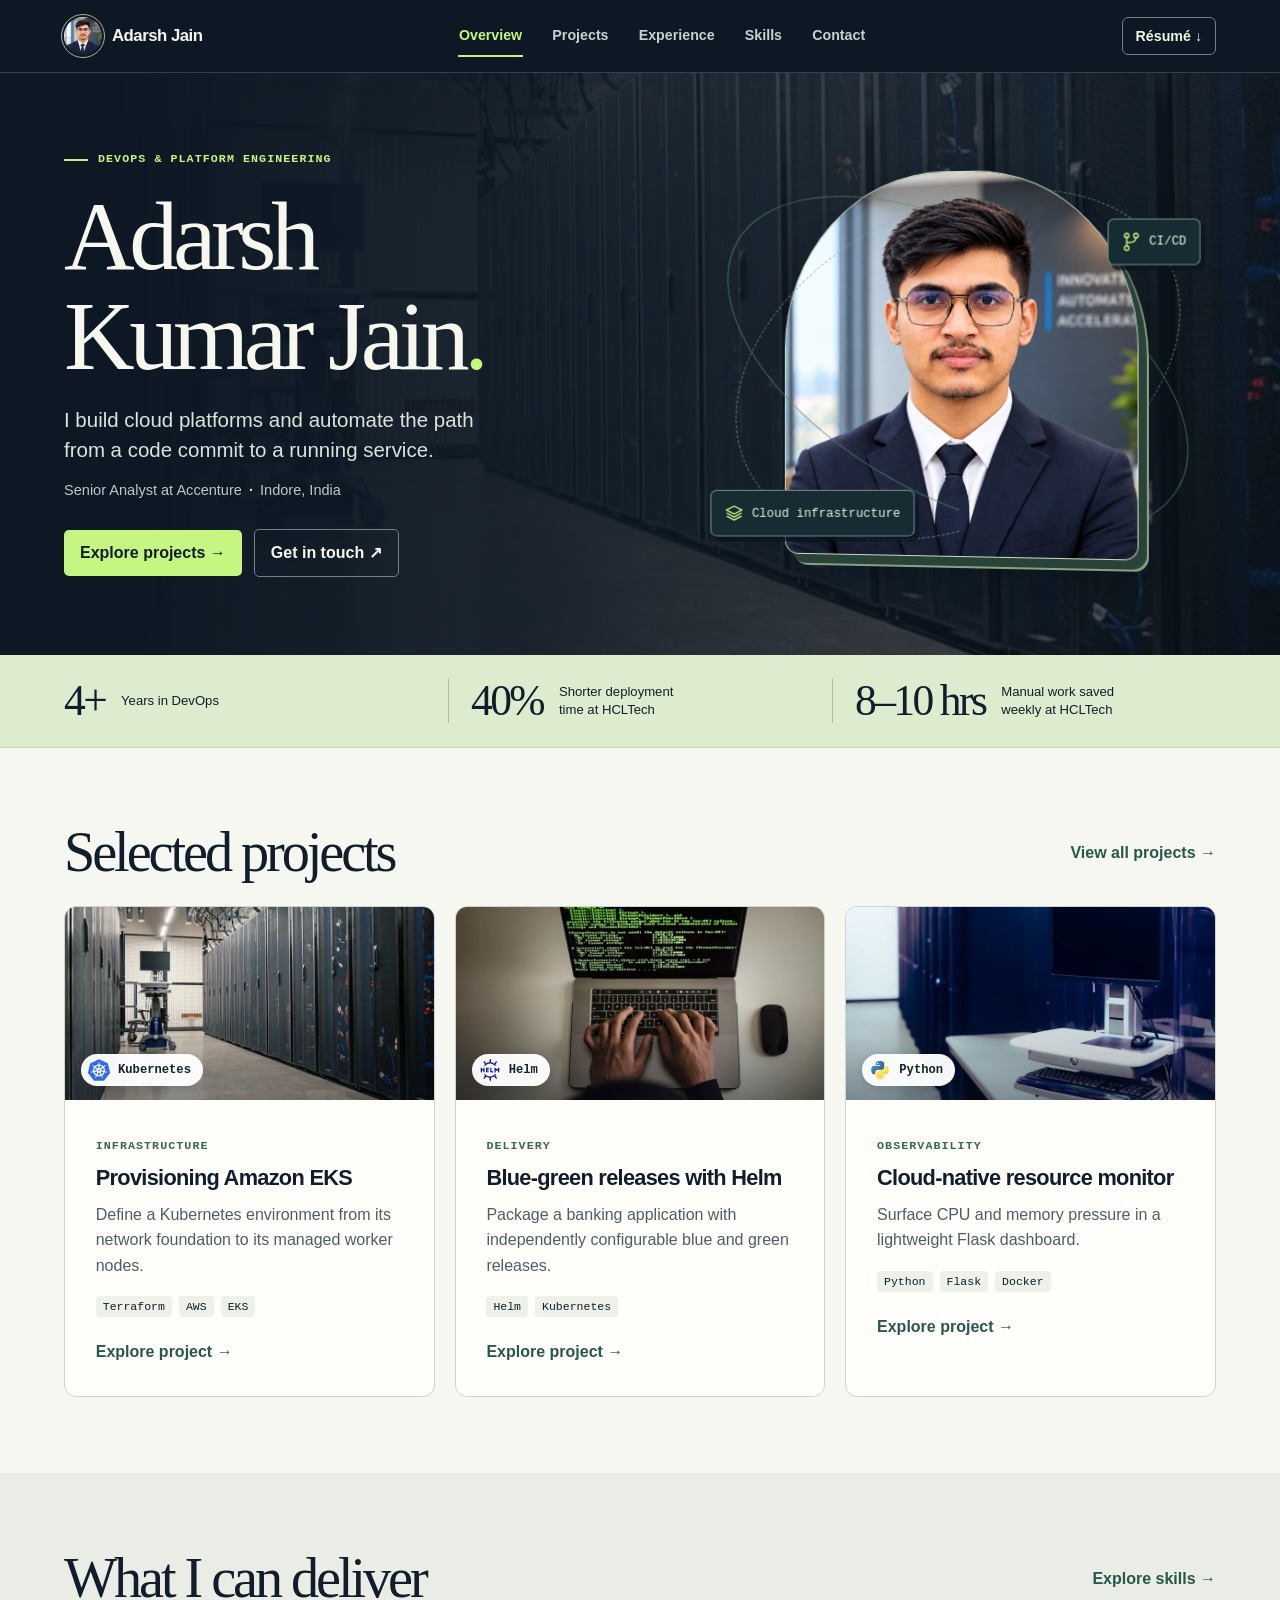
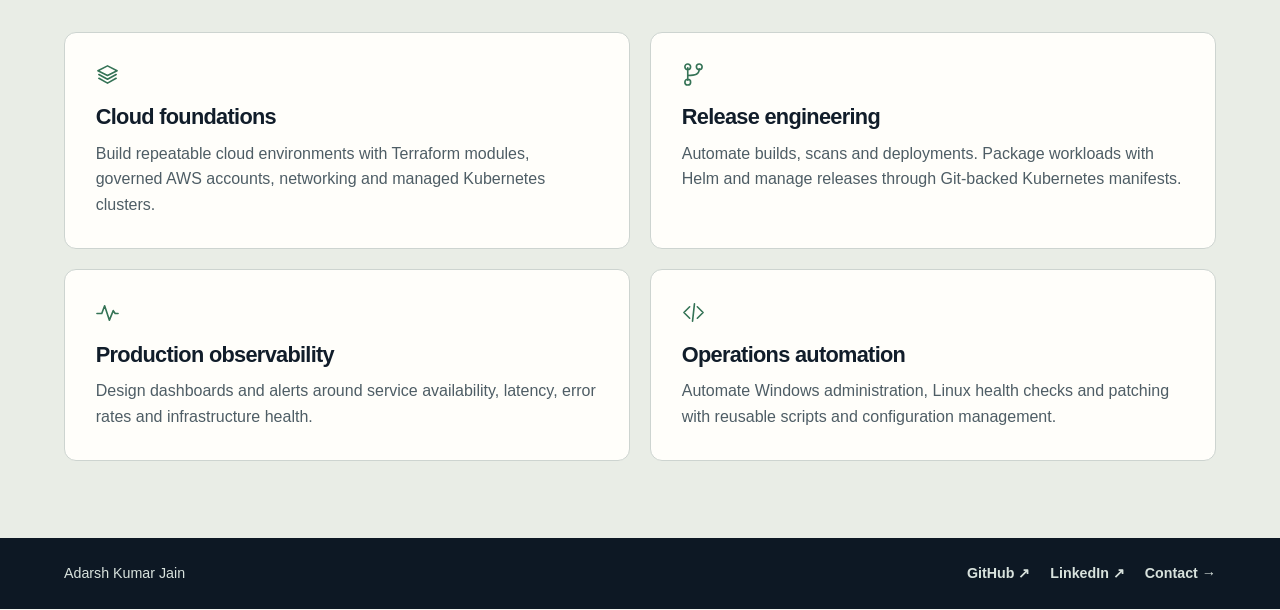
<file: index.html>
<!doctype html>
<html lang="en"><head><meta charset="utf-8"><meta name="viewport" content="width=device-width, initial-scale=1"><meta name="theme-color" content="#0d1824"><title>DevOps &amp; Platform Engineer | Adarsh Kumar Jain</title><meta name="description" content="Adarsh Kumar Jain’s cloud engineering portfolio, experience and projects."><link rel="icon" href="assets/images/adarsh-avatar.webp" type="image/webp"><link rel="stylesheet" href="assets/css/styles.css"><script defer src="assets/js/main.js"></script></head>
<body><a class="skip" href="#main">Skip to content</a><header><div class="shell bar"><a class="brand" href="index.html"><img class="brand-photo" src="assets/images/adarsh-avatar.webp" width="38" height="38" alt="">Adarsh Jain</a><button class="menu" hidden aria-expanded="false" aria-controls="nav">Menu ☰</button><nav id="nav" aria-label="Main navigation"><a href="index.html" aria-current="page">Overview</a><a href="projects.html">Projects</a><a href="experience.html">Experience</a><a href="skills.html">Skills</a><a href="contact.html">Contact</a></nav><a class="resume" href="assets/documents/Adarsh-Kumar-Jain-Resume.pdf">Résumé ↓</a></div></header>
<main id="main"><section class="hero"><div class="shell herogrid"><div class="intro"><p class="kicker"><i></i> DevOps &amp; platform engineering</p><h1>Adarsh<br>Kumar Jain<span>.</span></h1><p class="lead">I build cloud platforms and automate the path from a code commit to a running service.</p><p class="byline">Senior Analyst at Accenture <b>·</b> Indore, India</p><div class="actions"><a class="primary" href="projects.html">Explore projects →</a><a class="secondary" href="contact.html">Get in touch ↗</a></div></div><div class="visual"><div class="orbit"></div><div class="portrait"><img src="assets/images/adarsh-jain.jpeg" width="1254" height="1254" fetchpriority="high" alt="Adarsh Kumar Jain"></div><span class="chip first"><svg viewBox="0 0 24 24" width="23" height="23" fill="none" stroke="currentColor" stroke-width="1.7" stroke-linejoin="round" stroke-linecap="round" aria-hidden="true"><path d="M12 3 2 8l10 5 10-5-10-5Zm-9 9 9 5 9-5M3 16l9 5 9-5"/></svg> Cloud infrastructure</span><span class="chip last"><svg viewBox="0 0 24 24" width="23" height="23" fill="none" stroke="currentColor" stroke-width="1.7" stroke-linejoin="round" stroke-linecap="round" aria-hidden="true"><path d="M6 5v13m0-5c8 0 12-1 12-7 M3 4a3 3 0 1 0 6 0a3 3 0 1 0-6 0 M3 20a3 3 0 1 0 6 0a3 3 0 1 0-6 0 M15 4a3 3 0 1 0 6 0a3 3 0 1 0-6 0"/></svg> CI/CD</span></div></div></section><section class="numbers" aria-label="Career highlights"><div class="shell statgrid"><div><strong>4+</strong><span>Years in DevOps</span></div><div><strong>40%</strong><span>Shorter deployment time at HCLTech</span></div><div><strong>8–10 hrs</strong><span>Manual work saved weekly at HCLTech</span></div></div></section><section class="shell section"><div class="sectionhead"><h2>Selected projects</h2><a class="textlink" href="projects.html">View all projects →</a></div><div class="cards featured"><article class="card" id="cluster" data-category="Infrastructure"><div class="project-photo"><img class="art" src="assets/images/cluster.webp" alt="A corridor of server racks in a data center" width="800" height="420" loading="lazy"><span class="tech-mark"><img src="assets/images/kubernetes-logo.svg" alt="" width="22" height="22">Kubernetes</span></div><div class="cardbody"><small>Infrastructure</small><h3>Provisioning Amazon EKS</h3><p>Define a Kubernetes environment from its network foundation to its managed worker nodes.</p><div class="tags"><span>Terraform</span><span>AWS</span><span>EKS</span></div><a class="textlink" href="projects.html#cluster">Explore project →</a></div></article><article class="card" id="release" data-category="Delivery"><div class="project-photo"><img class="art" src="assets/images/release.webp" alt="An engineer writing code on a laptop" width="800" height="420" loading="lazy"><span class="tech-mark"><img src="assets/images/helm-logo.svg" alt="" width="22" height="22">Helm</span></div><div class="cardbody"><small>Delivery</small><h3>Blue-green releases with Helm</h3><p>Package a banking application with independently configurable blue and green releases.</p><div class="tags"><span>Helm</span><span>Kubernetes</span></div><a class="textlink" href="projects.html#release">Explore project →</a></div></article><article class="card" id="monitor" data-category="Observability"><div class="project-photo"><img class="art" src="assets/images/monitor.webp" alt="A workstation beside a row of servers" width="800" height="420" loading="lazy"><span class="tech-mark"><img src="assets/images/python-logo.svg" alt="" width="22" height="22">Python</span></div><div class="cardbody"><small>Observability</small><h3>Cloud-native resource monitor</h3><p>Surface CPU and memory pressure in a lightweight Flask dashboard.</p><div class="tags"><span>Python</span><span>Flask</span><span>Docker</span></div><a class="textlink" href="projects.html#monitor">Explore project →</a></div></article></div></section><section class="tint"><div class="shell section"><div class="sectionhead"><h2>What I can deliver</h2><a class="textlink" href="skills.html">Explore skills →</a></div><div class="deliver"><article><svg viewBox="0 0 24 24" width="23" height="23" fill="none" stroke="currentColor" stroke-width="1.7" stroke-linejoin="round" stroke-linecap="round" aria-hidden="true"><path d="M12 3 2 8l10 5 10-5-10-5Zm-9 9 9 5 9-5M3 16l9 5 9-5"/></svg><h3>Cloud foundations</h3><p>Build repeatable cloud environments with Terraform modules, governed AWS accounts, networking and managed Kubernetes clusters.</p></article><article><svg viewBox="0 0 24 24" width="23" height="23" fill="none" stroke="currentColor" stroke-width="1.7" stroke-linejoin="round" stroke-linecap="round" aria-hidden="true"><path d="M6 5v13m0-5c8 0 12-1 12-7 M3 4a3 3 0 1 0 6 0a3 3 0 1 0-6 0 M3 20a3 3 0 1 0 6 0a3 3 0 1 0-6 0 M15 4a3 3 0 1 0 6 0a3 3 0 1 0-6 0"/></svg><h3>Release engineering</h3><p>Automate builds, scans and deployments. Package workloads with Helm and manage releases through Git-backed Kubernetes manifests.</p></article><article><svg viewBox="0 0 24 24" width="23" height="23" fill="none" stroke="currentColor" stroke-width="1.7" stroke-linejoin="round" stroke-linecap="round" aria-hidden="true"><path d="M1 13h5l3-8 5 15 4-10 2 3h3"/></svg><h3>Production observability</h3><p>Design dashboards and alerts around service availability, latency, error rates and infrastructure health.</p></article><article><svg viewBox="0 0 24 24" width="23" height="23" fill="none" stroke="currentColor" stroke-width="1.7" stroke-linejoin="round" stroke-linecap="round" aria-hidden="true"><path d="m8 6-6 6 6 6m8-12 6 6-6 6m-3-15-2 18"/></svg><h3>Operations automation</h3><p>Automate Windows administration, Linux health checks and patching with reusable scripts and configuration management.</p></article></div></div></section></main><footer><div class="shell foot"><span>Adarsh Kumar Jain</span><div><a class="" href="https://github.com/AdarshJain-dev">GitHub ↗</a> <a class="" href="https://www.linkedin.com/in/adarsh-jain-ba1074255/">LinkedIn ↗</a> <a class="" href="contact.html">Contact →</a></div></div></footer></body></html>
</file>
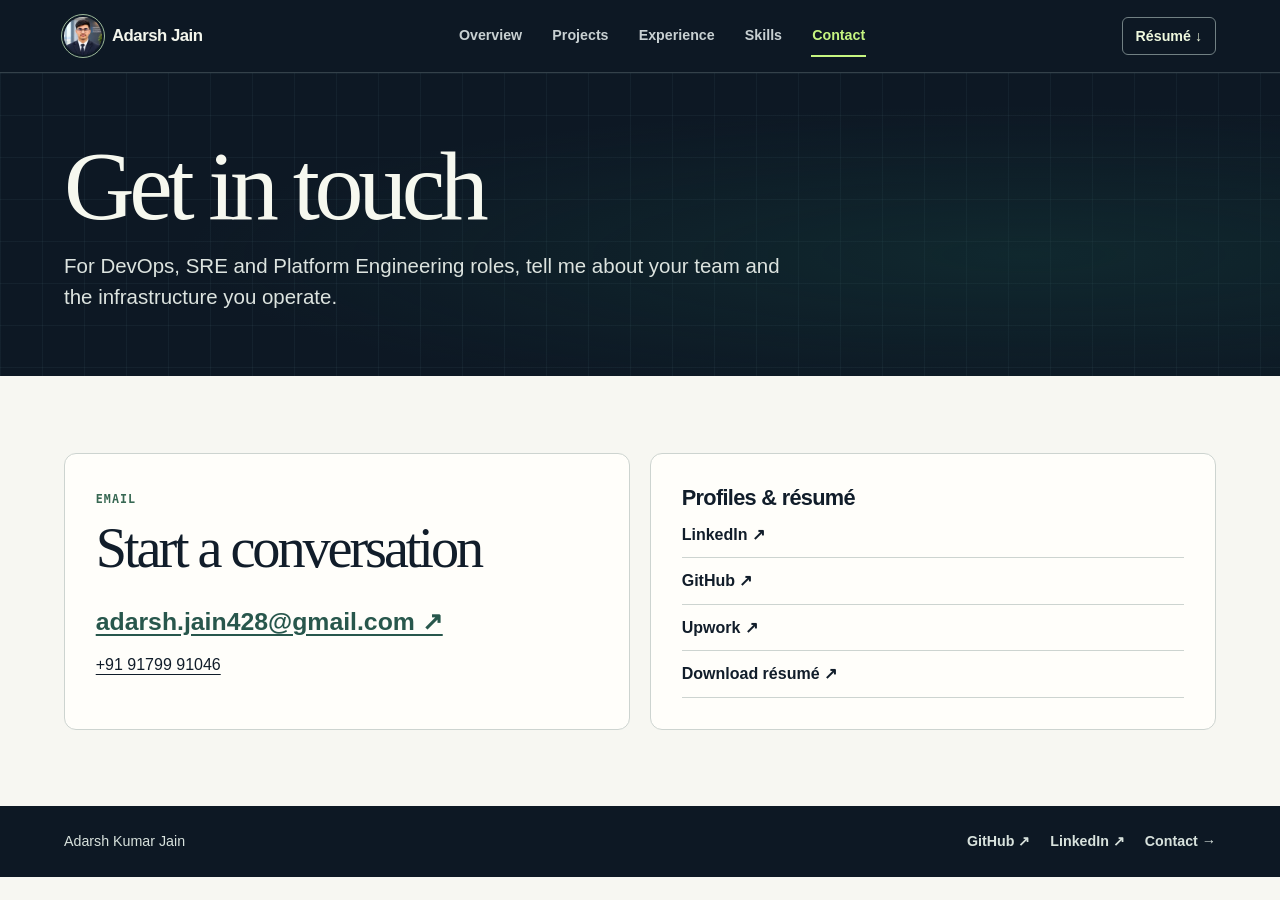
<file: contact.html>
<!doctype html>
<html lang="en"><head><meta charset="utf-8"><meta name="viewport" content="width=device-width, initial-scale=1"><meta name="theme-color" content="#0d1824"><title>Contact | Adarsh Kumar Jain</title><meta name="description" content="Contact Adarsh Kumar Jain about DevOps and platform engineering opportunities."><link rel="icon" href="assets/images/adarsh-avatar.webp" type="image/webp"><link rel="stylesheet" href="assets/css/styles.css"><script defer src="assets/js/main.js"></script></head>
<body><a class="skip" href="#main">Skip to content</a><header><div class="shell bar"><a class="brand" href="index.html"><img class="brand-photo" src="assets/images/adarsh-avatar.webp" width="38" height="38" alt="">Adarsh Jain</a><button class="menu" hidden aria-expanded="false" aria-controls="nav">Menu ☰</button><nav id="nav" aria-label="Main navigation"><a href="index.html">Overview</a><a href="projects.html">Projects</a><a href="experience.html">Experience</a><a href="skills.html">Skills</a><a href="contact.html" aria-current="page">Contact</a></nav><a class="resume" href="assets/documents/Adarsh-Kumar-Jain-Resume.pdf">Résumé ↓</a></div></header>
<main id="main"><section class="banner"><div class="shell"><h1>Get in touch</h1><p>For DevOps, SRE and Platform Engineering roles, tell me about your team and the infrastructure you operate.</p></div></section><section class="shell section contactgrid"><div class="contactcard"><small>Email</small><h2>Start a conversation</h2><a class="email" href="mailto:adarsh.jain428@gmail.com">adarsh.jain428@gmail.com ↗</a><p><a class="" href="tel:+919179991046">+91 91799 91046</a></p></div><div class="channels"><h3>Profiles &amp; résumé</h3><a class="" href="https://www.linkedin.com/in/adarsh-jain-ba1074255/">LinkedIn ↗</a><a class="" href="https://github.com/AdarshJain-dev">GitHub ↗</a><a class="" href="https://www.upwork.com/freelancers/~01d61a723f2cdb23b6">Upwork ↗</a><a class="" href="assets/documents/Adarsh-Kumar-Jain-Resume.pdf">Download résumé ↗</a></div></section></main><footer><div class="shell foot"><span>Adarsh Kumar Jain</span><div><a class="" href="https://github.com/AdarshJain-dev">GitHub ↗</a> <a class="" href="https://www.linkedin.com/in/adarsh-jain-ba1074255/">LinkedIn ↗</a> <a class="" href="contact.html">Contact →</a></div></div></footer></body></html>
</file>
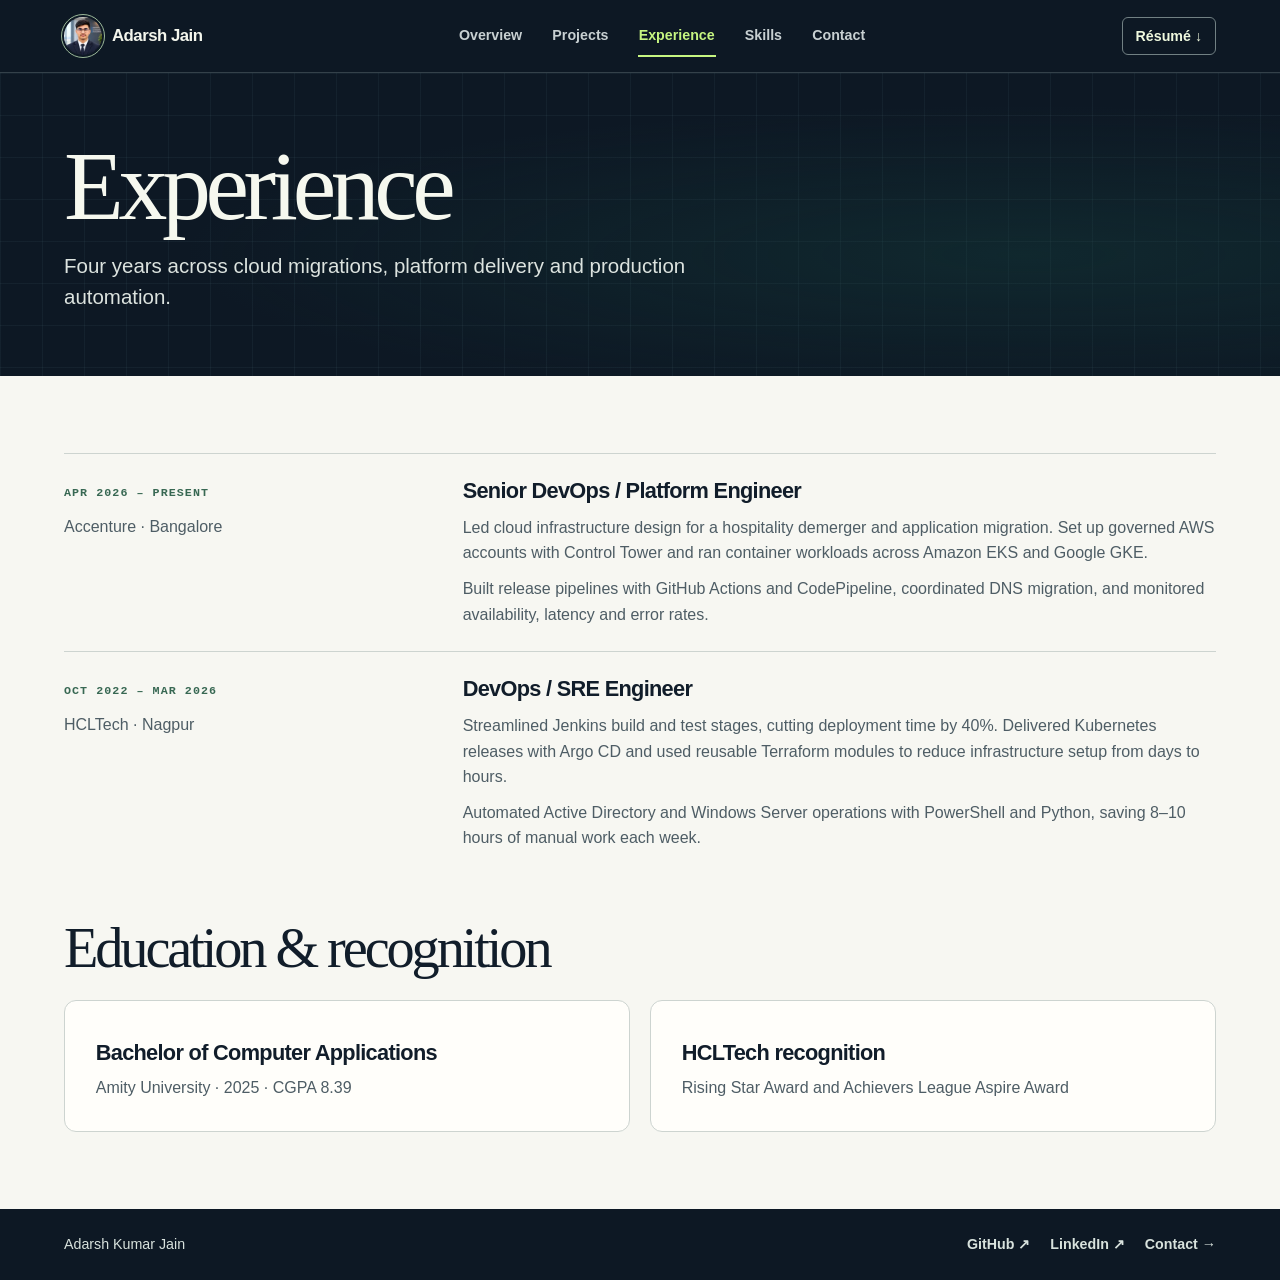
<file: experience.html>
<!doctype html>
<html lang="en"><head><meta charset="utf-8"><meta name="viewport" content="width=device-width, initial-scale=1"><meta name="theme-color" content="#0d1824"><title>Experience | Adarsh Kumar Jain</title><meta name="description" content="Platform engineering at Accenture and DevOps and SRE experience at HCLTech."><link rel="icon" href="assets/images/adarsh-avatar.webp" type="image/webp"><link rel="stylesheet" href="assets/css/styles.css"><script defer src="assets/js/main.js"></script></head>
<body><a class="skip" href="#main">Skip to content</a><header><div class="shell bar"><a class="brand" href="index.html"><img class="brand-photo" src="assets/images/adarsh-avatar.webp" width="38" height="38" alt="">Adarsh Jain</a><button class="menu" hidden aria-expanded="false" aria-controls="nav">Menu ☰</button><nav id="nav" aria-label="Main navigation"><a href="index.html">Overview</a><a href="projects.html">Projects</a><a href="experience.html" aria-current="page">Experience</a><a href="skills.html">Skills</a><a href="contact.html">Contact</a></nav><a class="resume" href="assets/documents/Adarsh-Kumar-Jain-Resume.pdf">Résumé ↓</a></div></header>
<main id="main"><section class="banner"><div class="shell"><h1>Experience</h1><p>Four years across cloud migrations, platform delivery and production automation.</p></div></section><section class="shell section career"><div class="role"><div><span class="category">Apr 2026 – Present</span><p>Accenture · Bangalore</p></div><div><h3>Senior DevOps / Platform Engineer</h3><p>Led cloud infrastructure design for a hospitality demerger and application migration. Set up governed AWS accounts with Control Tower and ran container workloads across Amazon EKS and Google GKE.</p><p>Built release pipelines with GitHub Actions and CodePipeline, coordinated DNS migration, and monitored availability, latency and error rates.</p></div></div>
<div class="role"><div><span class="category">Oct 2022 – Mar 2026</span><p>HCLTech · Nagpur</p></div><div><h3>DevOps / SRE Engineer</h3><p>Streamlined Jenkins build and test stages, cutting deployment time by 40%. Delivered Kubernetes releases with Argo CD and used reusable Terraform modules to reduce infrastructure setup from days to hours.</p><p>Automated Active Directory and Windows Server operations with PowerShell and Python, saving 8–10 hours of manual work each week.</p></div></div><h2>Education &amp; recognition</h2><div class="facts"><div><h3>Bachelor of Computer Applications</h3><p>Amity University · 2025 · CGPA 8.39</p></div><div><h3>HCLTech recognition</h3><p>Rising Star Award and Achievers League Aspire Award</p></div></div></section></main><footer><div class="shell foot"><span>Adarsh Kumar Jain</span><div><a class="" href="https://github.com/AdarshJain-dev">GitHub ↗</a> <a class="" href="https://www.linkedin.com/in/adarsh-jain-ba1074255/">LinkedIn ↗</a> <a class="" href="contact.html">Contact →</a></div></div></footer></body></html>
</file>
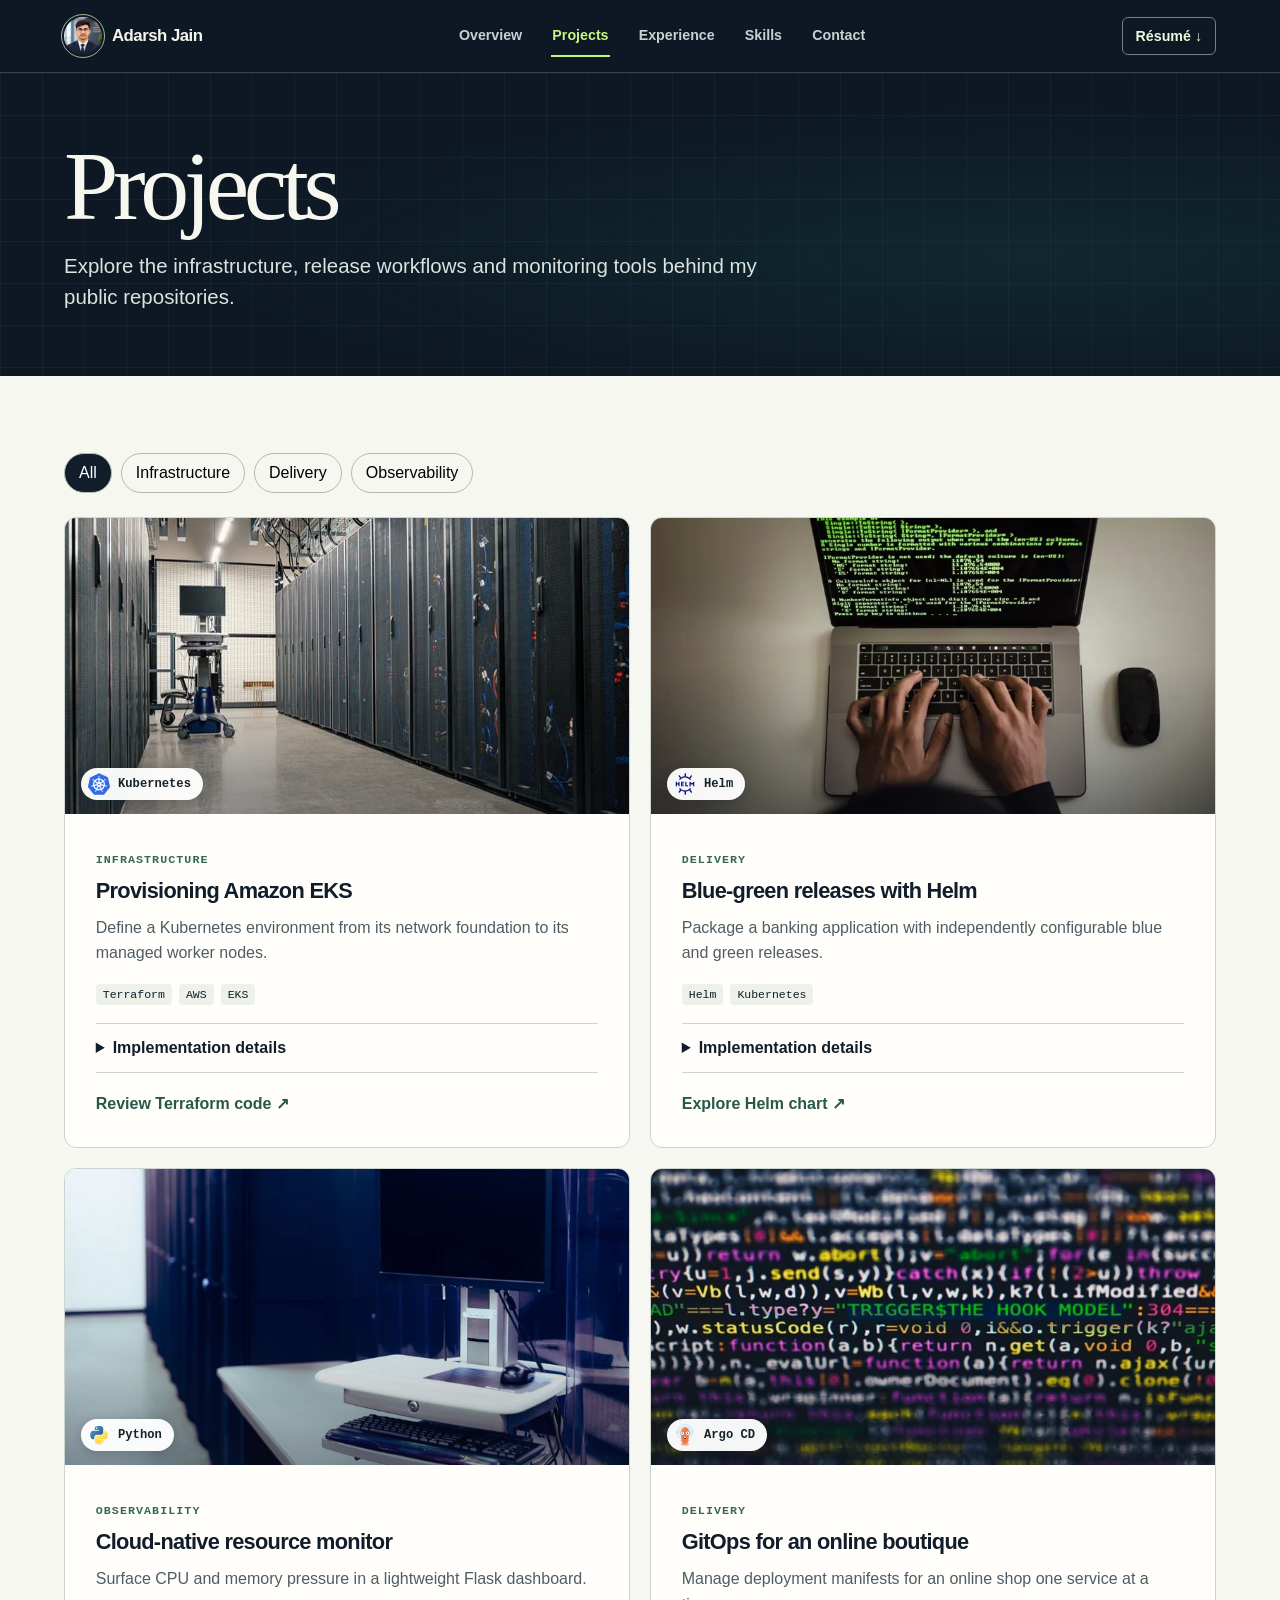
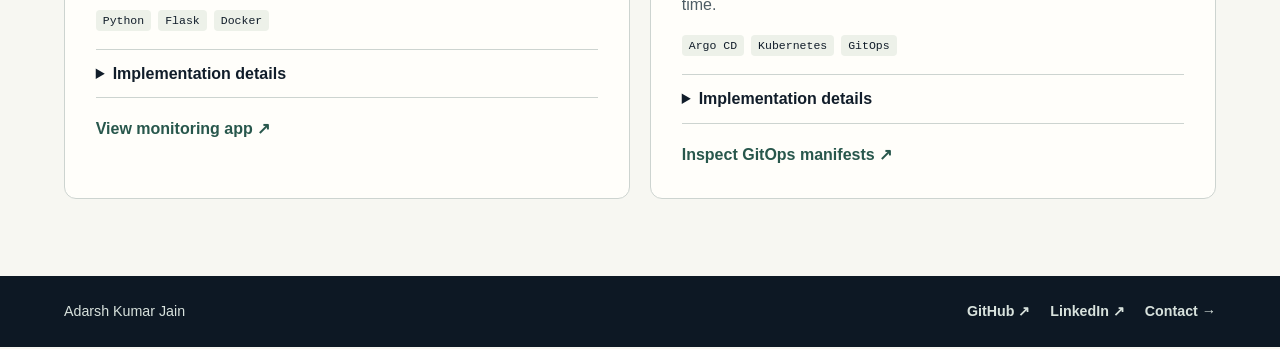
<file: projects.html>
<!doctype html>
<html lang="en"><head><meta charset="utf-8"><meta name="viewport" content="width=device-width, initial-scale=1"><meta name="theme-color" content="#0d1824"><title>Projects | Adarsh Kumar Jain</title><meta name="description" content="Hands-on Terraform, Helm, GitOps and observability projects with public source code."><link rel="icon" href="assets/images/adarsh-avatar.webp" type="image/webp"><link rel="stylesheet" href="assets/css/styles.css"><script defer src="assets/js/main.js"></script></head>
<body><a class="skip" href="#main">Skip to content</a><header><div class="shell bar"><a class="brand" href="index.html"><img class="brand-photo" src="assets/images/adarsh-avatar.webp" width="38" height="38" alt="">Adarsh Jain</a><button class="menu" hidden aria-expanded="false" aria-controls="nav">Menu ☰</button><nav id="nav" aria-label="Main navigation"><a href="index.html">Overview</a><a href="projects.html" aria-current="page">Projects</a><a href="experience.html">Experience</a><a href="skills.html">Skills</a><a href="contact.html">Contact</a></nav><a class="resume" href="assets/documents/Adarsh-Kumar-Jain-Resume.pdf">Résumé ↓</a></div></header>
<main id="main"><section class="banner"><div class="shell"><h1>Projects</h1><p>Explore the infrastructure, release workflows and monitoring tools behind my public repositories.</p></div></section><section class="shell section"><div class="filters" hidden aria-label="Filter projects"><button aria-pressed="true">All</button><button aria-pressed="false">Infrastructure</button><button aria-pressed="false">Delivery</button><button aria-pressed="false">Observability</button></div><p id="result" class="sr" aria-live="polite"></p><div class="cards catalog"><article class="card" id="cluster" data-category="Infrastructure"><div class="project-photo"><img class="art" src="assets/images/cluster.webp" alt="A corridor of server racks in a data center" width="800" height="420" loading="lazy"><span class="tech-mark"><img src="assets/images/kubernetes-logo.svg" alt="" width="22" height="22">Kubernetes</span></div><div class="cardbody"><small>Infrastructure</small><h3>Provisioning Amazon EKS</h3><p>Define a Kubernetes environment from its network foundation to its managed worker nodes.</p><div class="tags"><span>Terraform</span><span>AWS</span><span>EKS</span></div><details><summary>Implementation details</summary><p>The configuration provisions a VPC, subnets in two availability zones, IAM roles, the control plane and a managed node group. Review the scaling configuration to see how worker capacity is set.</p></details><a class="textlink" href="https://github.com/AdarshJain-dev/Terraform-AWS-EKS-Provisioning/blob/HEAD/main.tf">Review Terraform code ↗</a></div></article><article class="card" id="release" data-category="Delivery"><div class="project-photo"><img class="art" src="assets/images/release.webp" alt="An engineer writing code on a laptop" width="800" height="420" loading="lazy"><span class="tech-mark"><img src="assets/images/helm-logo.svg" alt="" width="22" height="22">Helm</span></div><div class="cardbody"><small>Delivery</small><h3>Blue-green releases with Helm</h3><p>Package a banking application with independently configurable blue and green releases.</p><div class="tags"><span>Helm</span><span>Kubernetes</span></div><details><summary>Implementation details</summary><p>Both releases share the same chart. Follow the values files into the Deployment and Service templates to see which settings vary between environments.</p></details><a class="textlink" href="https://github.com/AdarshJain-dev/Blue-Green-Deployment-App-CD/tree/HEAD/bankapp">Explore Helm chart ↗</a></div></article><article class="card" id="monitor" data-category="Observability"><div class="project-photo"><img class="art" src="assets/images/monitor.webp" alt="A workstation beside a row of servers" width="800" height="420" loading="lazy"><span class="tech-mark"><img src="assets/images/python-logo.svg" alt="" width="22" height="22">Python</span></div><div class="cardbody"><small>Observability</small><h3>Cloud-native resource monitor</h3><p>Surface CPU and memory pressure in a lightweight Flask dashboard.</p><div class="tags"><span>Python</span><span>Flask</span><span>Docker</span></div><details><summary>Implementation details</summary><p>On each page request, psutil samples CPU and memory usage. The dashboard warns when either exceeds 80%. The repository includes a Dockerfile and AWS deployment scripts.</p></details><a class="textlink" href="https://github.com/AdarshJain-dev/Cloud-Native-Monitoring-App">View monitoring app ↗</a></div></article><article class="card" id="gitops" data-category="Delivery"><div class="project-photo"><img class="art" src="assets/images/gitops.webp" alt="A close-up of source code on a screen" width="800" height="420" loading="lazy"><span class="tech-mark"><img src="assets/images/argocd-logo.svg" alt="" width="22" height="22">Argo CD</span></div><div class="cardbody"><small>Delivery</small><h3>GitOps for an online boutique</h3><p>Manage deployment manifests for an online shop one service at a time.</p><div class="tags"><span>Argo CD</span><span>Kubernetes</span><span>GitOps</span></div><details><summary>Implementation details</summary><p>The repository separates service manifests for checkout, payments, the storefront and other workloads. Argo CD application definitions in argocddeploy map these workloads to their deployment configuration.</p></details><a class="textlink" href="https://github.com/AdarshJain-dev/OnlineBuitique-Microservice-Multi-Pipeline-CD">Inspect GitOps manifests ↗</a></div></article></div></section></main><footer><div class="shell foot"><span>Adarsh Kumar Jain</span><div><a class="" href="https://github.com/AdarshJain-dev">GitHub ↗</a> <a class="" href="https://www.linkedin.com/in/adarsh-jain-ba1074255/">LinkedIn ↗</a> <a class="" href="contact.html">Contact →</a></div></div></footer></body></html>
</file>
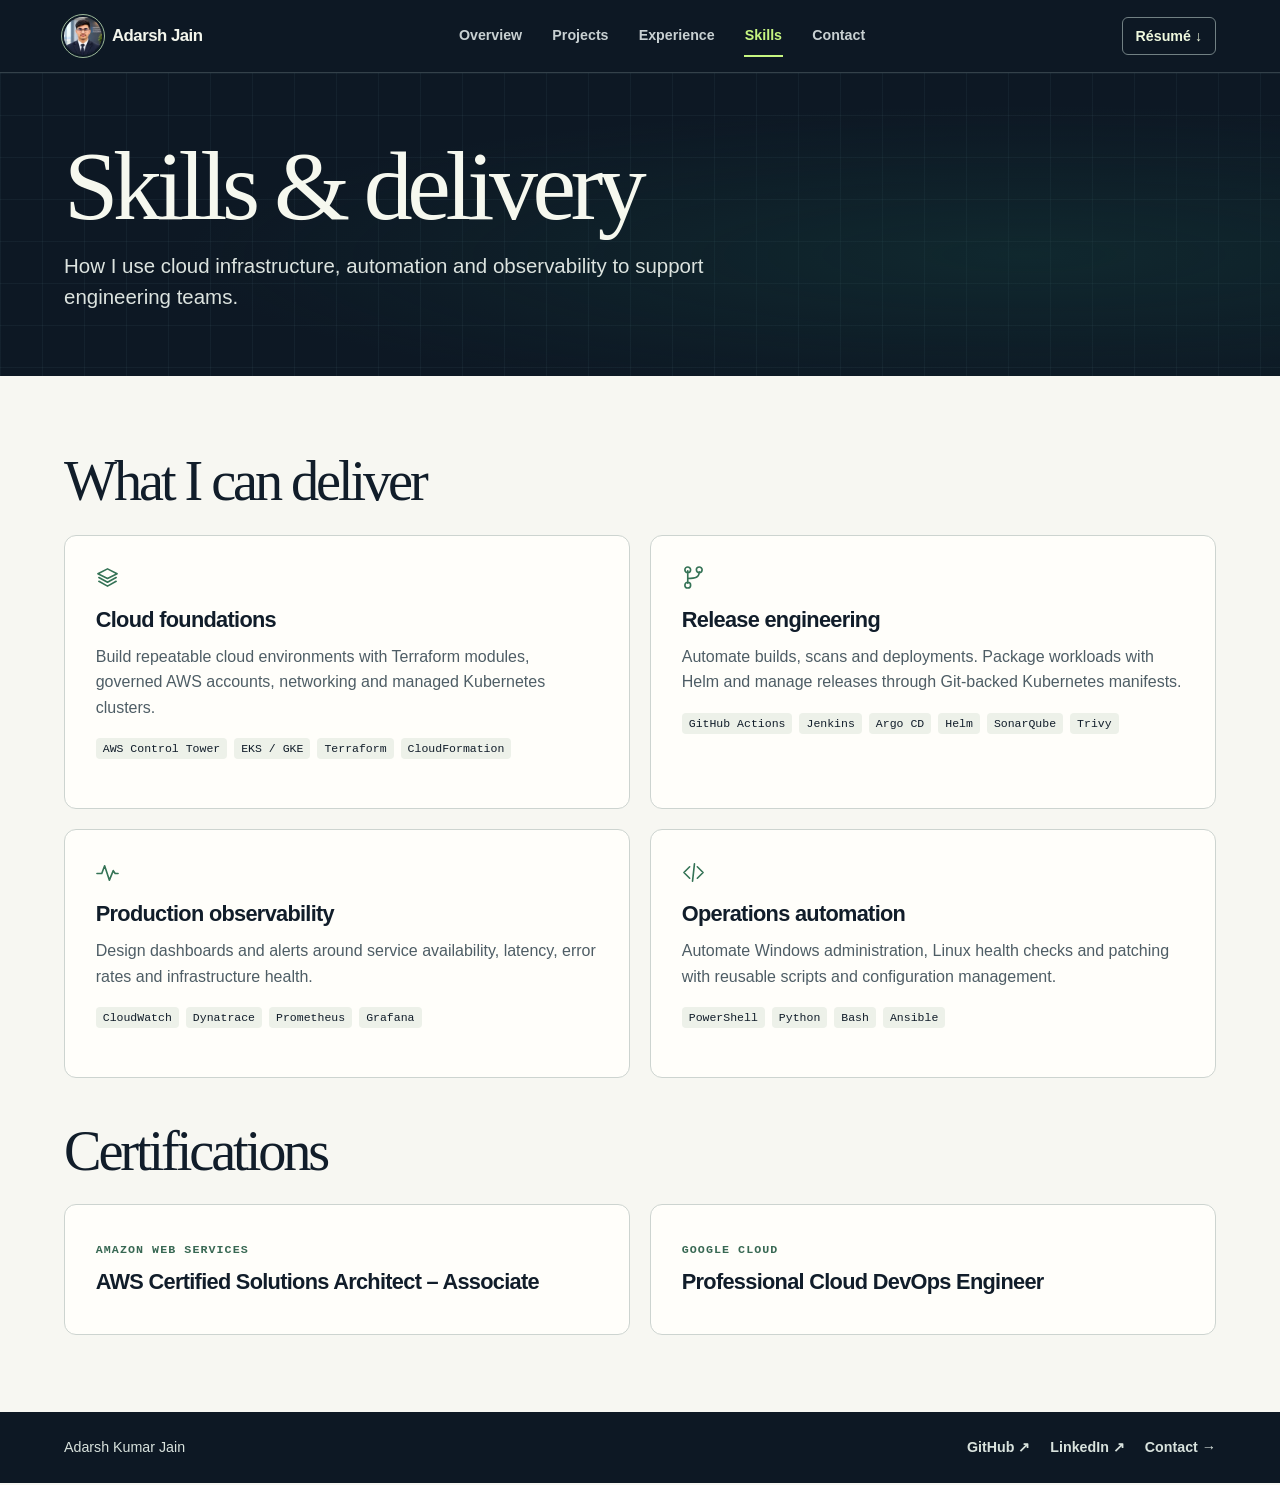
<file: skills.html>
<!doctype html>
<html lang="en"><head><meta charset="utf-8"><meta name="viewport" content="width=device-width, initial-scale=1"><meta name="theme-color" content="#0d1824"><title>Skills | Adarsh Kumar Jain</title><meta name="description" content="Engineering services, cloud tools and professional certifications."><link rel="icon" href="assets/images/adarsh-avatar.webp" type="image/webp"><link rel="stylesheet" href="assets/css/styles.css"><script defer src="assets/js/main.js"></script></head>
<body><a class="skip" href="#main">Skip to content</a><header><div class="shell bar"><a class="brand" href="index.html"><img class="brand-photo" src="assets/images/adarsh-avatar.webp" width="38" height="38" alt="">Adarsh Jain</a><button class="menu" hidden aria-expanded="false" aria-controls="nav">Menu ☰</button><nav id="nav" aria-label="Main navigation"><a href="index.html">Overview</a><a href="projects.html">Projects</a><a href="experience.html">Experience</a><a href="skills.html" aria-current="page">Skills</a><a href="contact.html">Contact</a></nav><a class="resume" href="assets/documents/Adarsh-Kumar-Jain-Resume.pdf">Résumé ↓</a></div></header>
<main id="main"><section class="banner"><div class="shell"><h1>Skills &amp; delivery</h1><p>How I use cloud infrastructure, automation and observability to support engineering teams.</p></div></section><section class="shell section"><h2>What I can deliver</h2><div class="deliver"><article><svg viewBox="0 0 24 24" width="23" height="23" fill="none" stroke="currentColor" stroke-width="1.7" stroke-linejoin="round" stroke-linecap="round" aria-hidden="true"><path d="M12 3 2 8l10 5 10-5-10-5Zm-9 9 9 5 9-5M3 16l9 5 9-5"/></svg><h3>Cloud foundations</h3><p>Build repeatable cloud environments with Terraform modules, governed AWS accounts, networking and managed Kubernetes clusters.</p><div class="tags"><span>AWS Control Tower</span><span>EKS / GKE</span><span>Terraform</span><span>CloudFormation</span></div></article><article><svg viewBox="0 0 24 24" width="23" height="23" fill="none" stroke="currentColor" stroke-width="1.7" stroke-linejoin="round" stroke-linecap="round" aria-hidden="true"><path d="M6 5v13m0-5c8 0 12-1 12-7 M3 4a3 3 0 1 0 6 0a3 3 0 1 0-6 0 M3 20a3 3 0 1 0 6 0a3 3 0 1 0-6 0 M15 4a3 3 0 1 0 6 0a3 3 0 1 0-6 0"/></svg><h3>Release engineering</h3><p>Automate builds, scans and deployments. Package workloads with Helm and manage releases through Git-backed Kubernetes manifests.</p><div class="tags"><span>GitHub Actions</span><span>Jenkins</span><span>Argo CD</span><span>Helm</span><span>SonarQube</span><span>Trivy</span></div></article><article><svg viewBox="0 0 24 24" width="23" height="23" fill="none" stroke="currentColor" stroke-width="1.7" stroke-linejoin="round" stroke-linecap="round" aria-hidden="true"><path d="M1 13h5l3-8 5 15 4-10 2 3h3"/></svg><h3>Production observability</h3><p>Design dashboards and alerts around service availability, latency, error rates and infrastructure health.</p><div class="tags"><span>CloudWatch</span><span>Dynatrace</span><span>Prometheus</span><span>Grafana</span></div></article><article><svg viewBox="0 0 24 24" width="23" height="23" fill="none" stroke="currentColor" stroke-width="1.7" stroke-linejoin="round" stroke-linecap="round" aria-hidden="true"><path d="m8 6-6 6 6 6m8-12 6 6-6 6m-3-15-2 18"/></svg><h3>Operations automation</h3><p>Automate Windows administration, Linux health checks and patching with reusable scripts and configuration management.</p><div class="tags"><span>PowerShell</span><span>Python</span><span>Bash</span><span>Ansible</span></div></article></div><h2>Certifications</h2><div class="facts"><div><small>Amazon Web Services</small><h3>AWS Certified Solutions Architect – Associate</h3></div><div><small>Google Cloud</small><h3>Professional Cloud DevOps Engineer</h3></div></div></section></main><footer><div class="shell foot"><span>Adarsh Kumar Jain</span><div><a class="" href="https://github.com/AdarshJain-dev">GitHub ↗</a> <a class="" href="https://www.linkedin.com/in/adarsh-jain-ba1074255/">LinkedIn ↗</a> <a class="" href="contact.html">Contact →</a></div></div></footer></body></html>
</file>
<file: assets/css/styles.css>
:root {
  --ink:#111d2a; --navy:#0d1824; --paper:#f7f7f2; --accent:#c6f581; --muted:#4e5d65;
  --line:#cdd4d0; --mono:"IBM Plex Mono",ui-monospace,monospace;
}
* { box-sizing:border-box }
body { margin:0; color:var(--ink); background:var(--paper); font:1rem/1.6 Inter,Arial,sans-serif }
.shell { width:min(1160px,90%); margin-inline:auto }
a { color:inherit; text-underline-offset:4px }
button,summary,a { -webkit-tap-highlight-color:transparent }
a:focus-visible,button:focus-visible,summary:focus-visible { outline:3px solid #de8130; outline-offset:4px }
[hidden] { display:none!important }
.skip,.sr { position:absolute; width:1px; height:1px; overflow:hidden; clip-path:inset(50%) }
.skip:focus { position:fixed; z-index:10; width:auto; height:auto; padding:8px; clip-path:none; background:white }
header { position:sticky; top:0; z-index:5; color:#f4f6ed; background:var(--navy); border-bottom:1px solid #34414a }
.bar,.brand,nav,.actions,.sectionhead,.foot,.foot>div,.filters,.chip { display:flex; align-items:center }
.bar { justify-content:space-between; gap:20px; min-height:72px }
.brand,nav a,.resume,.actions a,.textlink,.foot a,.channels a { text-decoration:none; font-weight:650 }
.brand { gap:10px; font-size:1.05rem; letter-spacing:-.03em }
.monogram { display:inline-block; background:var(--accent); color:var(--navy); padding:1px 9px 4px; border-radius:7px; font:bold 26px Georgia,serif }
nav { gap:clamp(14px,2.2vw,32px) }
nav a { padding:9px 1px; color:#c8d0d2; font-size:.89rem; border-bottom:2px solid transparent }
nav a[aria-current],nav a:hover { color:var(--accent); border-color:var(--accent) }
.resume,.menu { border:1px solid #718083; border-radius:6px; color:#eff9de; padding:7px 13px; font-size:.89rem; background:transparent }
.hero,.banner { color:#f6f8ef; background-color:var(--navy); position:relative; isolation:isolate; overflow:hidden }
.hero::before,.banner::before { content:""; position:absolute; inset:0; z-index:-1; background-image:radial-gradient(ellipse at 80% 60%,#174c454d,transparent 58%),linear-gradient(90deg,#7aaeb011 1px,transparent 1px),linear-gradient(#7aaeb011 1px,transparent 1px); background-size:auto,42px 42px,42px 42px }
.herogrid { display:grid; grid-template-columns:1.1fr 1fr; align-items:center; gap:6%; padding-block:clamp(48px,6vw,88px) }
.kicker,small,.category { font:600 .73rem/1.5 var(--mono); text-transform:uppercase; letter-spacing:.09em }
.kicker { display:flex; align-items:center; gap:10px; color:var(--accent) }.kicker i { width:24px; height:2px; background:currentColor }
h1,h2,h3,p { margin:0 }
h1,h2 { font-family:"Instrument Serif",Georgia,serif; font-weight:400; letter-spacing:-.055em; line-height:1.02 }
h1 { font-size:clamp(4.3rem,7.65vw,7rem); margin:18px 0 }.hero h1 span { color:var(--accent) }
.lead,.banner p { font-size:clamp(1.12rem,1.6vw,1.35rem); color:#dce3df; max-width:39ch; line-height:1.5 }
.byline { color:#bcc9c7; margin-top:13px; font-size:.91rem }.byline b { padding:0 3px; color:var(--accent) }
.actions { gap:12px; margin-top:27px; flex-wrap:wrap }
.actions a { border-radius:5px; padding:10px 16px }.primary { color:var(--ink); background:var(--accent) }.primary:hover { background:#e1fdb8 }
.secondary { border:1px solid #74817f }.secondary:hover,.resume:hover { color:var(--accent) }
.visual { position:relative; width:100%; max-width:480px; aspect-ratio:1.12; margin:auto; display:grid; place-items:center; perspective:850px }
.portrait { width:74%; aspect-ratio: .92; position:relative; border:1px solid #c7dcbe; border-radius:46% 46% 14px 14px; background:#506870; box-shadow:8px 9px 0 #294339,10px 11px 0 #88a184,0 20px 50px #030d1466; overflow:hidden; transform:rotateY(-5deg) }
.portrait img { width:100%; height:100%; object-fit:cover; display:block }
.orbit { position:absolute; inset:13% 1%; border:1px dashed #87a899; border-radius:50%; transform:rotate(-26deg); opacity:.7 }
.orbit:after { content:""; position:absolute; inset:8% -4%; border:1px solid #4e8377; border-radius:50%; transform:rotate(55deg) }
.chip { position:absolute; gap:8px; background:#162b32; color:#edf5e7; padding:10px 13px; border:1px solid #718e81; border-radius:6px; font: .75rem var(--mono); box-shadow:4px 5px 0 #0a141dbf }.chip svg { color:var(--accent); width:18px }.first { left:0; bottom:11% }.last { right:1%; top:17% }
.numbers { background:#ddecce; border-bottom:1px solid #c6d7bb }
.statgrid { display:grid; grid-template-columns:repeat(3,1fr); padding-block:24px }
.statgrid>div { display:flex; flex-wrap:wrap; align-items:center; gap:7px 16px; padding:0 22px; border-left:1px solid #a8ba9f }.statgrid>div:first-child { padding-left:0; border:0 }
.statgrid strong { font:400 clamp(2rem,3.4vw,3.1rem)/1 Georgia,serif; letter-spacing:-.06em }.statgrid span { font-size:.82rem; max-width:16ch; line-height:1.4 }
.section { padding-block:clamp(48px,6vw,84px) }
.sectionhead,.foot { justify-content:space-between; gap:16px }.sectionhead,.section>h2 { margin-bottom:24px }
h2 { font-size:clamp(2.5rem,4.4vw,4rem) }
h3 { font-size:clamp(1.2rem,1.7vw,1.45rem); line-height:1.23; letter-spacing:-.032em }
.textlink,.email { color:#28574c;font-weight:700 }.textlink:hover,.foot a:hover,.channels a:hover,.email:hover { text-decoration:underline }
.cards,.deliver,.facts,.contactgrid { display:grid; gap:20px }.featured { grid-template-columns:repeat(3,minmax(0,1fr)) }.catalog,.deliver,.facts,.contactgrid { grid-template-columns:repeat(2,minmax(0,1fr)) }
.card,.deliver article,.facts>div,.contactcard,.channels { border:1px solid var(--line); border-radius:12px; background:#fffefa; overflow:hidden }.card { scroll-margin-top:90px }
.art { width:100%; height:auto; display:block }.cardbody,.deliver article,.facts>div,.contactcard,.channels { padding:clamp(18px,2.4vw,31px) }
small,.category { color:#386853 }.card h3,.facts h3 { margin:8px 0 }
.card p,.deliver p,.career p,.banner p,.contactcard p { margin-top:10px }.card p,.deliver p,.career p { color:var(--muted) }
.tags,.filters { display:flex; flex-wrap:wrap; gap:7px }.tags { margin:18px 0 }.tags span { background:#edf1e9; border-radius:4px; padding:4px 7px; font:.72rem var(--mono) }
.card .textlink { display:inline-block; margin-top:4px }.tint { background:#e9ede6 }.deliver svg { color:#357356; margin-bottom:10px }
.banner .shell { padding-block:clamp(40px,5vw,76px) }.banner h1 { margin:0 0 14px }.banner p { max-width:63ch }
.filters { gap:9px; margin-bottom:24px }.filters button { font:inherit; cursor:pointer; border:1px solid #aebdb0; background:transparent; border-radius:30px; padding:6px 14px }
.filters button[aria-pressed=true] { background:var(--ink); color:white }
details { margin:14px 0; border-block:1px solid var(--line); padding-block:11px }summary { cursor:pointer; font-weight:650 }details[open] p { margin-bottom:8px }
.role { display:grid; grid-template-columns:1fr 2fr; gap:22px; padding:24px 0; border-top:1px solid var(--line) }
.career h2,.deliver+h2 { margin:45px 0 23px }.facts p { margin-top:7px }
.contactcard h2 { margin:10px 0 24px }.email { overflow-wrap:anywhere; font-size:clamp(1.1rem,2vw,1.55rem) }.channels a { display:block; padding:10px 0; border-bottom:1px solid var(--line) }
footer { color:#d8e2dd; background:var(--navy); font-size:.89rem }.foot { padding-block:24px }.foot>div { gap:20px }
@media(max-width:860px) { .featured { grid-template-columns:repeat(2,minmax(0,1fr)) }.herogrid { gap:2% }.chip { padding:6px 8px }.bar { gap:10px } }
@media(max-width:700px) {
 .bar { flex-wrap:wrap; padding-block:12px; min-height:60px }.menu { margin-left:auto; cursor:pointer }.bar nav { order:4; width:100%; justify-content:space-between; gap:8px; flex-wrap:wrap }.bar nav a { font-size:.84rem }
 .herogrid { grid-template-columns:1fr; gap:26px }.visual { max-width:390px }.hero h1 { font-size:clamp(4rem,13vw,5.6rem) }
 .cards,.deliver,.facts,.contactgrid,.role { grid-template-columns:1fr }.statgrid>div { flex-direction:column; align-items:start; padding:0 10px }.statgrid span { font-size:.74rem }
 .sectionhead,.foot { align-items:start; flex-wrap:wrap }.foot>div { gap:14px }.role { gap:6px }
}

.brand-photo { border-radius:50%; outline:1px solid #9bb899; outline-offset:2px; object-fit:cover }
.hero::before {
  background-image:linear-gradient(90deg,#0d1824 9%,#0d1824ed 40%,#0d1824a8 86%),url("../images/cluster.webp");
  background-size:cover; background-position:center;
}
.project-photo { position:relative; overflow:hidden; background:#172532; isolation:isolate }
.project-photo::after { content:""; position:absolute; inset:50% 0 0; z-index:0; background:linear-gradient(transparent,#09111b66); pointer-events:none }
.tech-mark { position:absolute; bottom:14px; left:16px; z-index:1; display:inline-flex; align-items:center; gap:8px; padding:5px 12px 5px 7px; border-radius:30px; color:#15222a; background:#fffffff5; font:600 .76rem/1.2 var(--mono); box-shadow:0 3px 12px #07181e33 }
.tech-mark img { display:block; object-fit:contain }
@media (hover:hover) and (pointer:fine) and (prefers-reduced-motion:no-preference) {
  .visual { transform-style:preserve-3d }
  .portrait { transform:rotateX(var(--tilt-y,0deg)) rotateY(var(--tilt-x,-5deg)); transition:transform .14s ease-out }
  .chip { transform:translateZ(26px) translateX(var(--depth-x,0px)) }
  .card .art { transition:transform .4s ease }.card:hover .art,.card:focus-within .art { transform:scale(1.025) }
}
</file>
